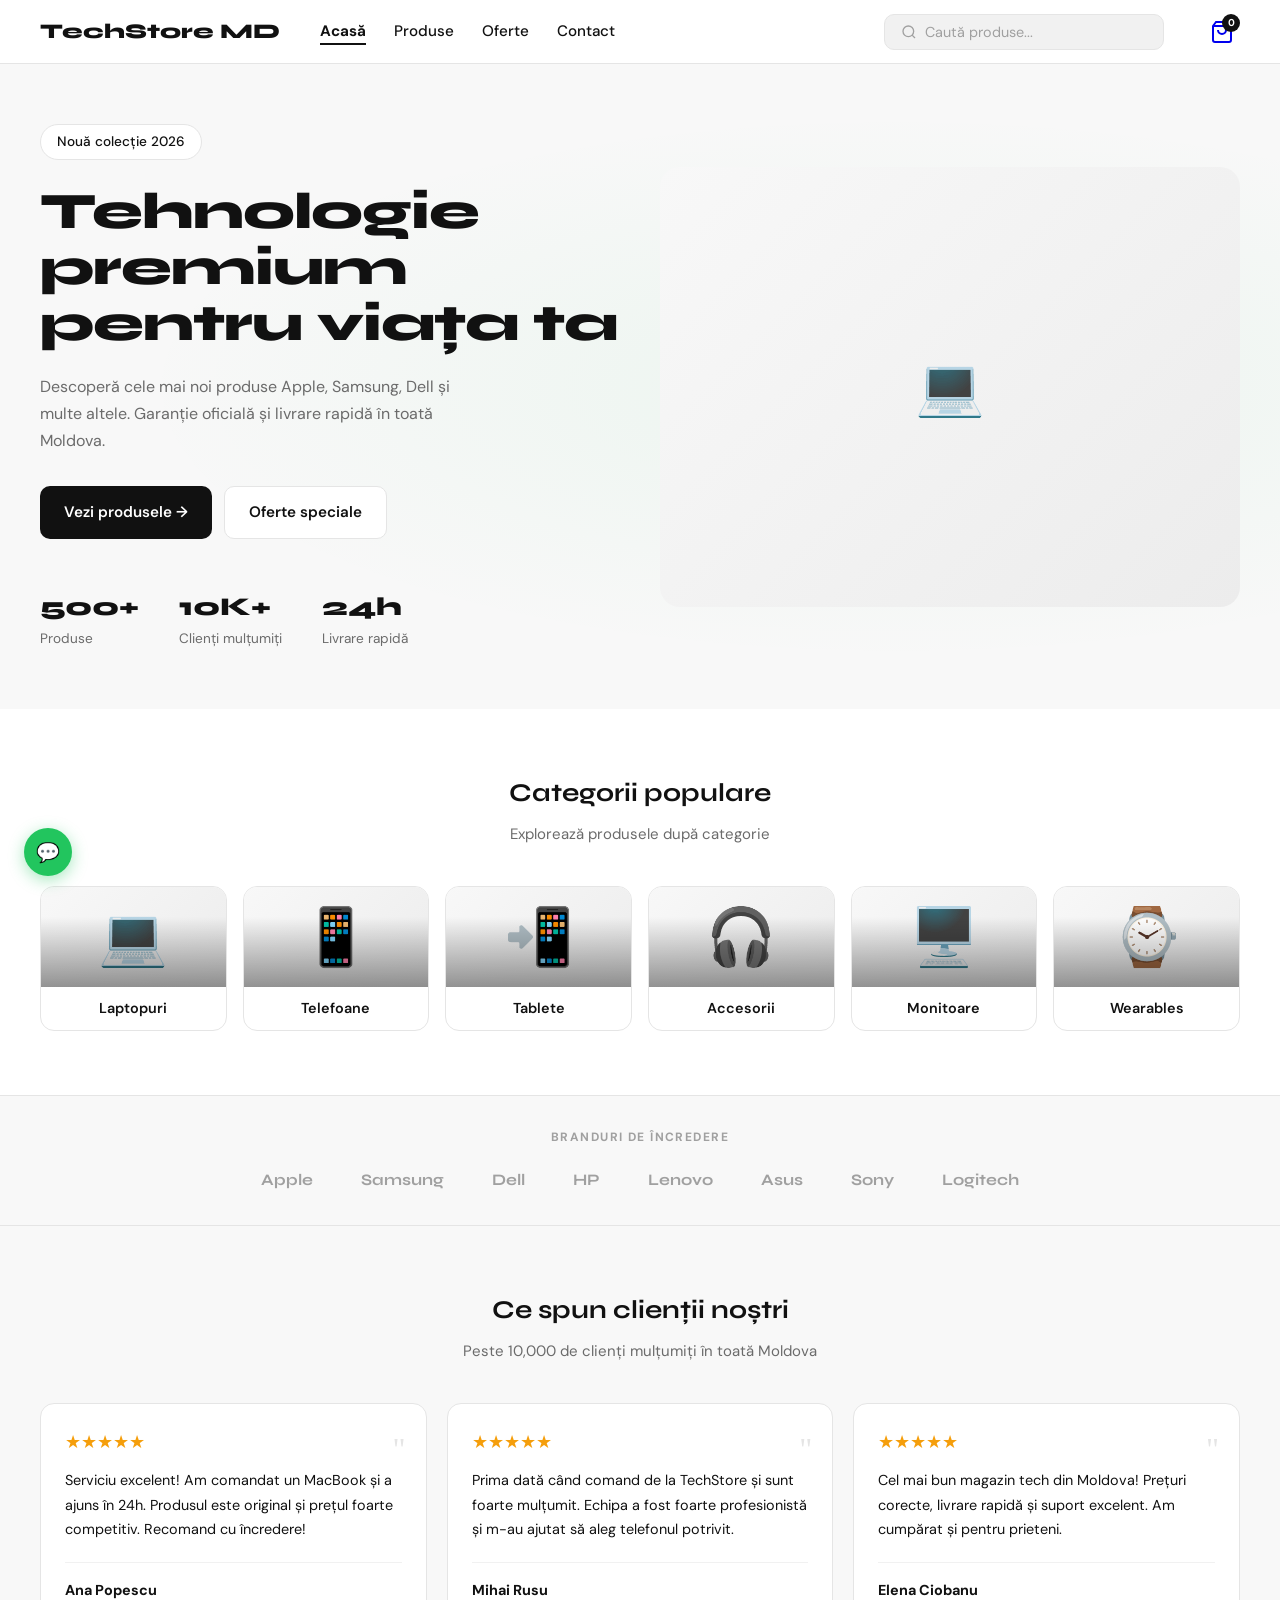
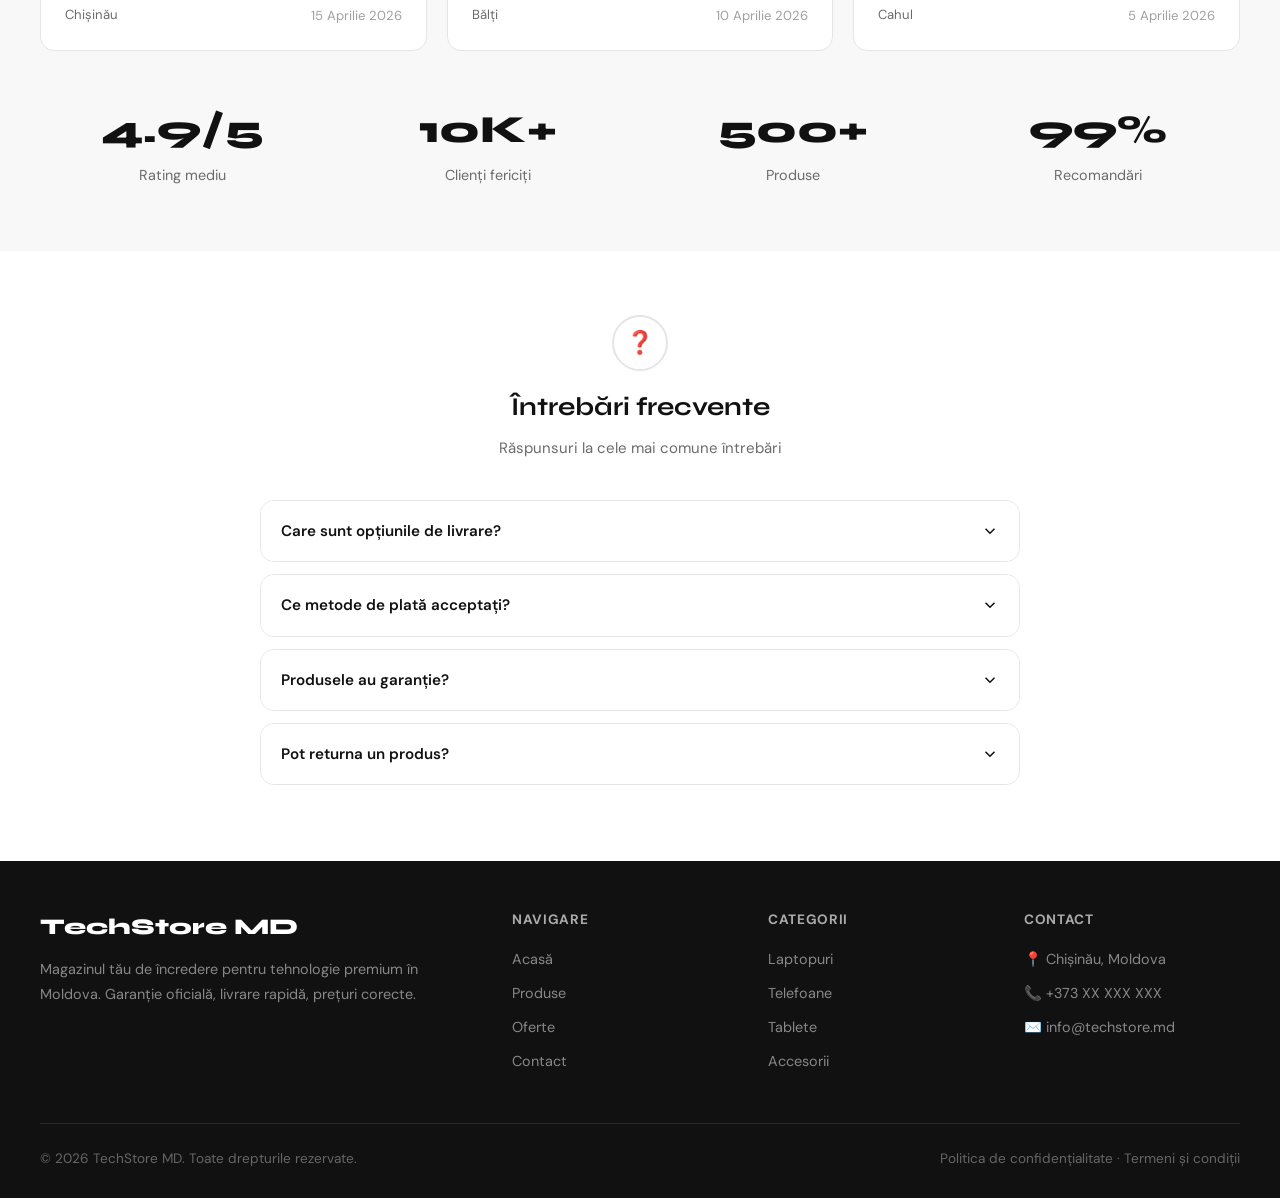
<file: techstore/index.html>
<!DOCTYPE html>
<html lang="ro">
<head>
<meta charset="UTF-8">
<meta name="viewport" content="width=device-width, initial-scale=1.0">
<title>TechStore MD – Tehnologie premium pentru viața ta</title>
<link href="https://fonts.googleapis.com/css2?family=Syne:wght@400;600;700;800&family=DM+Sans:ital,wght@0,300;0,400;0,500;0,600;1,400&display=swap" rel="stylesheet">
<link rel="stylesheet" href="css/style.css">
</head>
<body>

<nav>
  <a href="index.html" class="nav-logo">TechStore MD</a>
  <ul class="nav-links">
    <li><a href="index.html" class="active">Acasă</a></li>
    <li><a href="produse.html">Produse</a></li>
    <li><a href="oferte.html">Oferte</a></li>
    <li><a href="contact.html">Contact</a></li>
  </ul>
  <div class="nav-search">
    <svg width="16" height="16" fill="none" stroke="currentColor" stroke-width="2" viewBox="0 0 24 24"><circle cx="11" cy="11" r="8"/><path d="m21 21-4.35-4.35"/></svg>
    <input type="text" placeholder="Caută produse...">
  </div>
  <a href="cos.html" class="nav-cart">
    <svg fill="none" stroke="currentColor" stroke-width="2" viewBox="0 0 24 24"><path d="M6 2 3 6v14a2 2 0 0 0 2 2h14a2 2 0 0 0 2-2V6l-3-4z"/><line x1="3" y1="6" x2="21" y2="6"/><path d="M16 10a4 4 0 0 1-8 0"/></svg>
    <span class="cart-badge" id="cartBadge">0</span>
  </a>
</nav>

<section class="hero">
  <div class="hero-content">
    <div class="hero-badge">Nouă colecție 2026</div>
    <h1>Tehnologie premium pentru viața ta</h1>
    <p>Descoperă cele mai noi produse Apple, Samsung, Dell și multe altele. Garanție oficială și livrare rapidă în toată Moldova.</p>
    <div class="hero-btns">
      <a href="produse.html" class="btn-primary">Vezi produsele →</a>
      <a href="oferte.html" class="btn-outline">Oferte speciale</a>
    </div>
    <div class="hero-stats">
      <div>
        <div class="hero-stat-num">500+</div>
        <div class="hero-stat-label">Produse</div>
      </div>
      <div>
        <div class="hero-stat-num">10K+</div>
        <div class="hero-stat-label">Clienți mulțumiți</div>
      </div>
      <div>
        <div class="hero-stat-num">24h</div>
        <div class="hero-stat-label">Livrare rapidă</div>
      </div>
    </div>
  </div>
  <div class="hero-image">
    <img src="https://images.unsplash.com/photo-1517336714731-489689fd1ca8?w=800&q=80" alt="MacBook Pro" loading="eager"
         onerror="this.parentElement.innerHTML='<div class=\'product-icon-wrap\'>💻</div>'">
    <div class="hero-badge-float">
      <div class="hero-badge-icon">
        <svg width="18" height="18" fill="none" stroke="white" stroke-width="2.5" viewBox="0 0 24 24"><polyline points="20 6 9 17 4 12"/></svg>
      </div>
      <div>
        <strong>Produse originale</strong>
        <span>Garanție oficială</span>
      </div>
    </div>
  </div>
</section>

<section class="section">
  <div class="section-header">
    <h2>Categorii populare</h2>
    <p>Explorează produsele după categorie</p>
  </div>
  <div class="categories-grid">
    <a href="produse.html?cat=Laptopuri" class="category-card">
      <div class="category-card-img">
        <img src="https://images.unsplash.com/photo-1496181133206-80ce9b88a853?w=400&q=80" alt="Laptopuri" loading="lazy"
             onerror="this.parentElement.innerHTML='<div class=\'product-icon-wrap\'>💻</div>'">
      </div>
      <span>Laptopuri</span>
    </a>
    <a href="produse.html?cat=Telefoane" class="category-card">
      <div class="category-card-img">
        <img src="https://images.unsplash.com/photo-1592899677977-9c10002761d0?w=400&q=80" alt="Telefoane" loading="lazy"
             onerror="this.parentElement.innerHTML='<div class=\'product-icon-wrap\'>📱</div>'">
      </div>
      <span>Telefoane</span>
    </a>
    <a href="produse.html?cat=Tablete" class="category-card">
      <div class="category-card-img">
        <img src="https://images.unsplash.com/photo-1589739900266-43b2843f4c12?w=400&q=80" alt="Tablete" loading="lazy"
             onerror="this.parentElement.innerHTML='<div class=\'product-icon-wrap\'>📲</div>'">
      </div>
      <span>Tablete</span>
    </a>
    <a href="produse.html?cat=Accesorii" class="category-card">
      <div class="category-card-img">
        <img src="https://images.unsplash.com/photo-1484704849700-f032a568e944?w=400&q=80" alt="Accesorii" loading="lazy"
             onerror="this.parentElement.innerHTML='<div class=\'product-icon-wrap\'>🎧</div>'">
      </div>
      <span>Accesorii</span>
    </a>
    <a href="produse.html?cat=Monitoare" class="category-card">
      <div class="category-card-img">
        <img src="https://images.unsplash.com/photo-1547119957-637f8679db1e?w=400&q=80" alt="Monitoare" loading="lazy"
             onerror="this.parentElement.innerHTML='<div class=\'product-icon-wrap\'>🖥️</div>'">
      </div>
      <span>Monitoare</span>
    </a>
    <a href="produse.html?cat=Wearables" class="category-card">
      <div class="category-card-img">
        <img src="https://images.unsplash.com/photo-1544117519-31a4b719223d?w=400&q=80" alt="Wearables" loading="lazy"
             onerror="this.parentElement.innerHTML='<div class=\'product-icon-wrap\'>⌚</div>'">
      </div>
      <span>Wearables</span>
    </a>
  </div>
</section>

<div class="brands-section">
  <div class="brands-label">Branduri de încredere</div>
  <div class="brands-list">
    <span>Apple</span>
    <span>Samsung</span>
    <span>Dell</span>
    <span>HP</span>
    <span>Lenovo</span>
    <span>Asus</span>
    <span>Sony</span>
    <span>Logitech</span>
  </div>
</div>

<section class="reviews-section">
  <div class="section-header">
    <h2>Ce spun clienții noștri</h2>
    <p>Peste 10,000 de clienți mulțumiți în toată Moldova</p>
  </div>
  <div class="reviews-grid">
    <div class="review-card">
      <div class="review-stars">★★★★★</div>
      <div class="review-quote">"</div>
      <p class="review-text">Serviciu excelent! Am comandat un MacBook și a ajuns în 24h. Produsul este original și prețul foarte competitiv. Recomand cu încredere!</p>
      <div class="review-meta">
        <div class="review-author">
          <strong>Ana Popescu</strong>
          <span>Chișinău</span>
        </div>
        <span class="review-date">15 Aprilie 2026</span>
      </div>
    </div>
    <div class="review-card">
      <div class="review-stars">★★★★★</div>
      <div class="review-quote">"</div>
      <p class="review-text">Prima dată când comand de la TechStore și sunt foarte mulțumit. Echipa a fost foarte profesionistă și m-au ajutat să aleg telefonul potrivit.</p>
      <div class="review-meta">
        <div class="review-author">
          <strong>Mihai Rusu</strong>
          <span>Bălți</span>
        </div>
        <span class="review-date">10 Aprilie 2026</span>
      </div>
    </div>
    <div class="review-card">
      <div class="review-stars">★★★★★</div>
      <div class="review-quote">"</div>
      <p class="review-text">Cel mai bun magazin tech din Moldova! Prețuri corecte, livrare rapidă și suport excelent. Am cumpărat și pentru prieteni.</p>
      <div class="review-meta">
        <div class="review-author">
          <strong>Elena Ciobanu</strong>
          <span>Cahul</span>
        </div>
        <span class="review-date">5 Aprilie 2026</span>
      </div>
    </div>
  </div>
  <div class="stats-row">
    <div><div class="stat-num">4.9/5</div><div class="stat-label">Rating mediu</div></div>
    <div><div class="stat-num">10K+</div><div class="stat-label">Clienți fericiți</div></div>
    <div><div class="stat-num">500+</div><div class="stat-label">Produse</div></div>
    <div><div class="stat-num">99%</div><div class="stat-label">Recomandări</div></div>
  </div>
</section>

<section style="padding: 64px 40px;">
  <div style="max-width: 760px; margin: 0 auto;">
    <div class="faq-header">
      <div class="faq-icon">❓</div>
      <h2 style="font-family:'Syne',sans-serif;font-size:1.6rem;font-weight:700;margin-bottom:8px;">Întrebări frecvente</h2>
      <p style="color:var(--gray-600)">Răspunsuri la cele mai comune întrebări</p>
    </div>
    <div id="faqList">
      <div class="faq-item">
        <div class="faq-q" onclick="toggleFaq(this)">Care sunt opțiunile de livrare?<svg width="18" height="18" fill="none" stroke="currentColor" stroke-width="2" viewBox="0 0 24 24"><polyline points="6 9 12 15 18 9"/></svg></div>
        <div class="faq-a">Livrăm în toată Moldova în 24h prin curier rapid. Livrarea este gratuită pentru comenzi peste 3000 MDL. Poți ridica produsul și direct din showroom-ul nostru din Chișinău.</div>
      </div>
      <div class="faq-item">
        <div class="faq-q" onclick="toggleFaq(this)">Ce metode de plată acceptați?<svg width="18" height="18" fill="none" stroke="currentColor" stroke-width="2" viewBox="0 0 24 24"><polyline points="6 9 12 15 18 9"/></svg></div>
        <div class="faq-a">Acceptăm plata cu card bancar (Visa/Mastercard), numerar la livrare, transfer bancar și plata în rate prin Moldova Agroindbank și Victoriabank.</div>
      </div>
      <div class="faq-item">
        <div class="faq-q" onclick="toggleFaq(this)">Produsele au garanție?<svg width="18" height="18" fill="none" stroke="currentColor" stroke-width="2" viewBox="0 0 24 24"><polyline points="6 9 12 15 18 9"/></svg></div>
        <div class="faq-a">Da! Toate produsele noastre sunt originale și beneficiază de garanție oficială de la producător – 12 sau 24 de luni, în funcție de produs.</div>
      </div>
      <div class="faq-item">
        <div class="faq-q" onclick="toggleFaq(this)">Pot returna un produs?<svg width="18" height="18" fill="none" stroke="currentColor" stroke-width="2" viewBox="0 0 24 24"><polyline points="6 9 12 15 18 9"/></svg></div>
        <div class="faq-a">Da, acceptăm returnări în 14 zile de la livrare, dacă produsul este în stare originală și ambalajul este intact.</div>
      </div>
    </div>
  </div>
</section>

<footer>
  <div class="footer-grid">
    <div>
      <div class="footer-logo">TechStore MD</div>
      <p class="footer-desc">Magazinul tău de încredere pentru tehnologie premium în Moldova. Garanție oficială, livrare rapidă, prețuri corecte.</p>
    </div>
    <div class="footer-col">
      <h4>Navigare</h4>
      <ul>
        <li><a href="index.html">Acasă</a></li>
        <li><a href="produse.html">Produse</a></li>
        <li><a href="oferte.html">Oferte</a></li>
        <li><a href="contact.html">Contact</a></li>
      </ul>
    </div>
    <div class="footer-col">
      <h4>Categorii</h4>
      <ul>
        <li><a href="produse.html?cat=Laptopuri">Laptopuri</a></li>
        <li><a href="produse.html?cat=Telefoane">Telefoane</a></li>
        <li><a href="produse.html?cat=Tablete">Tablete</a></li>
        <li><a href="produse.html?cat=Accesorii">Accesorii</a></li>
      </ul>
    </div>
    <div class="footer-col">
      <h4>Contact</h4>
      <ul>
        <li><a href="contact.html">📍 Chișinău, Moldova</a></li>
        <li><a href="contact.html">📞 +373 XX XXX XXX</a></li>
        <li><a href="contact.html">✉️ info@techstore.md</a></li>
      </ul>
    </div>
  </div>
  <div class="footer-bottom">
    <span>© 2026 TechStore MD. Toate drepturile rezervate.</span>
    <span>Politica de confidențialitate · Termeni și condiții</span>
  </div>
</footer>

<button class="chat-btn" title="Chat support">💬</button>
<div class="toast" id="toast">✓ Produs adăugat în coș!</div>

<script src="js/main.js"></script>
</body>
</html>
</file>
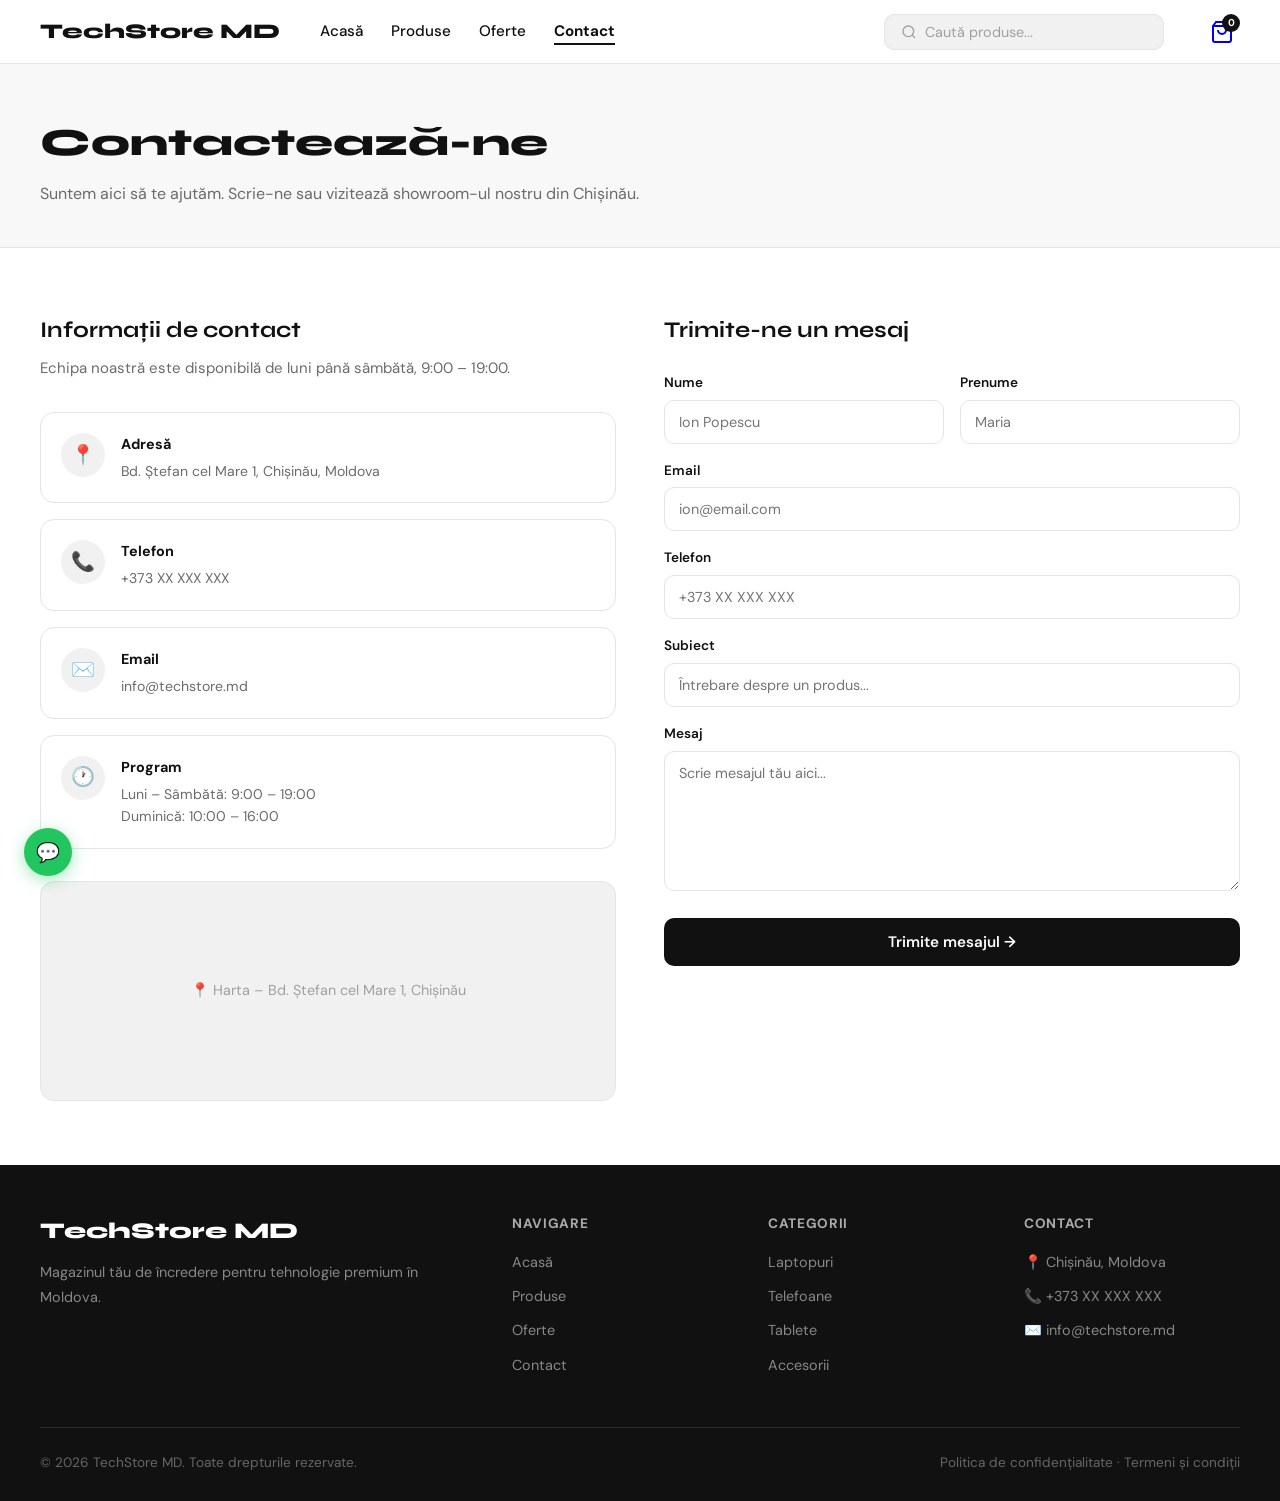
<file: techstore/contact.html>
<!DOCTYPE html>
<html lang="ro">
<head>
<meta charset="UTF-8">
<meta name="viewport" content="width=device-width, initial-scale=1.0">
<title>Contact – TechStore MD</title>
<link href="https://fonts.googleapis.com/css2?family=Syne:wght@400;600;700;800&family=DM+Sans:ital,wght@0,300;0,400;0,500;0,600;1,400&display=swap" rel="stylesheet">
<link rel="stylesheet" href="css/style.css">
</head>
<body>

<nav>
  <a href="index.html" class="nav-logo">TechStore MD</a>
  <ul class="nav-links">
    <li><a href="index.html">Acasă</a></li>
    <li><a href="produse.html">Produse</a></li>
    <li><a href="oferte.html">Oferte</a></li>
    <li><a href="contact.html" class="active">Contact</a></li>
  </ul>
  <div class="nav-search">
    <svg width="16" height="16" fill="none" stroke="currentColor" stroke-width="2" viewBox="0 0 24 24"><circle cx="11" cy="11" r="8"/><path d="m21 21-4.35-4.35"/></svg>
    <input type="text" placeholder="Caută produse...">
  </div>
  <a href="cos.html" class="nav-cart">
    <svg fill="none" stroke="currentColor" stroke-width="2" viewBox="0 0 24 24"><path d="M6 2 3 6v14a2 2 0 0 0 2 2h14a2 2 0 0 0 2-2V6l-3-4z"/><line x1="3" y1="6" x2="21" y2="6"/><path d="M16 10a4 4 0 0 1-8 0"/></svg>
    <span class="cart-badge" id="cartBadge">0</span>
  </a>
</nav>

<div class="page-hero">
  <h1>Contactează-ne</h1>
  <p>Suntem aici să te ajutăm. Scrie-ne sau vizitează showroom-ul nostru din Chișinău.</p>
</div>

<div class="contact-layout">
  <div class="contact-info">
    <h2>Informații de contact</h2>
    <p>Echipa noastră este disponibilă de luni până sâmbătă, 9:00 – 19:00.</p>

    <div class="contact-card">
      <div class="contact-card-icon">📍</div>
      <div>
        <div class="contact-card-title">Adresă</div>
        <div class="contact-card-value">Bd. Ștefan cel Mare 1, Chișinău, Moldova</div>
      </div>
    </div>
    <div class="contact-card">
      <div class="contact-card-icon">📞</div>
      <div>
        <div class="contact-card-title">Telefon</div>
        <div class="contact-card-value">+373 XX XXX XXX</div>
      </div>
    </div>
    <div class="contact-card">
      <div class="contact-card-icon">✉️</div>
      <div>
        <div class="contact-card-title">Email</div>
        <div class="contact-card-value">info@techstore.md</div>
      </div>
    </div>
    <div class="contact-card">
      <div class="contact-card-icon">🕐</div>
      <div>
        <div class="contact-card-title">Program</div>
        <div class="contact-card-value">Luni – Sâmbătă: 9:00 – 19:00<br>Duminică: 10:00 – 16:00</div>
      </div>
    </div>

    <div class="map-wrap">
      📍 Harta – Bd. Ștefan cel Mare 1, Chișinău
    </div>
  </div>

  <div class="contact-form-wrap">
    <h2>Trimite-ne un mesaj</h2>
    <div class="form-row">
      <div class="form-group">
        <label class="form-label">Nume</label>
        <input type="text" class="form-input" placeholder="Ion Popescu">
      </div>
      <div class="form-group">
        <label class="form-label">Prenume</label>
        <input type="text" class="form-input" placeholder="Maria">
      </div>
    </div>
    <div class="form-group">
      <label class="form-label">Email</label>
      <input type="email" class="form-input" placeholder="ion@email.com">
    </div>
    <div class="form-group">
      <label class="form-label">Telefon</label>
      <input type="tel" class="form-input" placeholder="+373 XX XXX XXX">
    </div>
    <div class="form-group">
      <label class="form-label">Subiect</label>
      <input type="text" class="form-input" placeholder="Întrebare despre un produs...">
    </div>
    <div class="form-group">
      <label class="form-label">Mesaj</label>
      <textarea class="form-textarea" placeholder="Scrie mesajul tău aici..."></textarea>
    </div>
    <button class="form-submit" onclick="submitForm(this)">Trimite mesajul →</button>
  </div>
</div>

<footer>
  <div class="footer-grid">
    <div>
      <div class="footer-logo">TechStore MD</div>
      <p class="footer-desc">Magazinul tău de încredere pentru tehnologie premium în Moldova.</p>
    </div>
    <div class="footer-col">
      <h4>Navigare</h4>
      <ul>
        <li><a href="index.html">Acasă</a></li>
        <li><a href="produse.html">Produse</a></li>
        <li><a href="oferte.html">Oferte</a></li>
        <li><a href="contact.html">Contact</a></li>
      </ul>
    </div>
    <div class="footer-col">
      <h4>Categorii</h4>
      <ul>
        <li><a href="produse.html?cat=Laptopuri">Laptopuri</a></li>
        <li><a href="produse.html?cat=Telefoane">Telefoane</a></li>
        <li><a href="produse.html?cat=Tablete">Tablete</a></li>
        <li><a href="produse.html?cat=Accesorii">Accesorii</a></li>
      </ul>
    </div>
    <div class="footer-col">
      <h4>Contact</h4>
      <ul>
        <li><a href="contact.html">📍 Chișinău, Moldova</a></li>
        <li><a href="contact.html">📞 +373 XX XXX XXX</a></li>
        <li><a href="contact.html">✉️ info@techstore.md</a></li>
      </ul>
    </div>
  </div>
  <div class="footer-bottom">
    <span>© 2026 TechStore MD. Toate drepturile rezervate.</span>
    <span>Politica de confidențialitate · Termeni și condiții</span>
  </div>
</footer>

<button class="chat-btn" title="Chat support">💬</button>
<div class="toast" id="toast">✓ Mesaj trimis cu succes!</div>

<script src="js/main.js"></script>
<script>
function submitForm(btn) {
  const t = document.getElementById('toast');
  t.textContent = '✓ Mesaj trimis cu succes!';
  t.classList.add('show');
  setTimeout(() => t.classList.remove('show'), 2500);
  btn.textContent = 'Mesaj trimis ✓';
  btn.disabled = true;
  btn.style.background = '#22c55e';
  setTimeout(() => {
    btn.textContent = 'Trimite mesajul →';
    btn.disabled = false;
    btn.style.background = '';
  }, 3000);
}
</script>
</body>
</html>
</file>
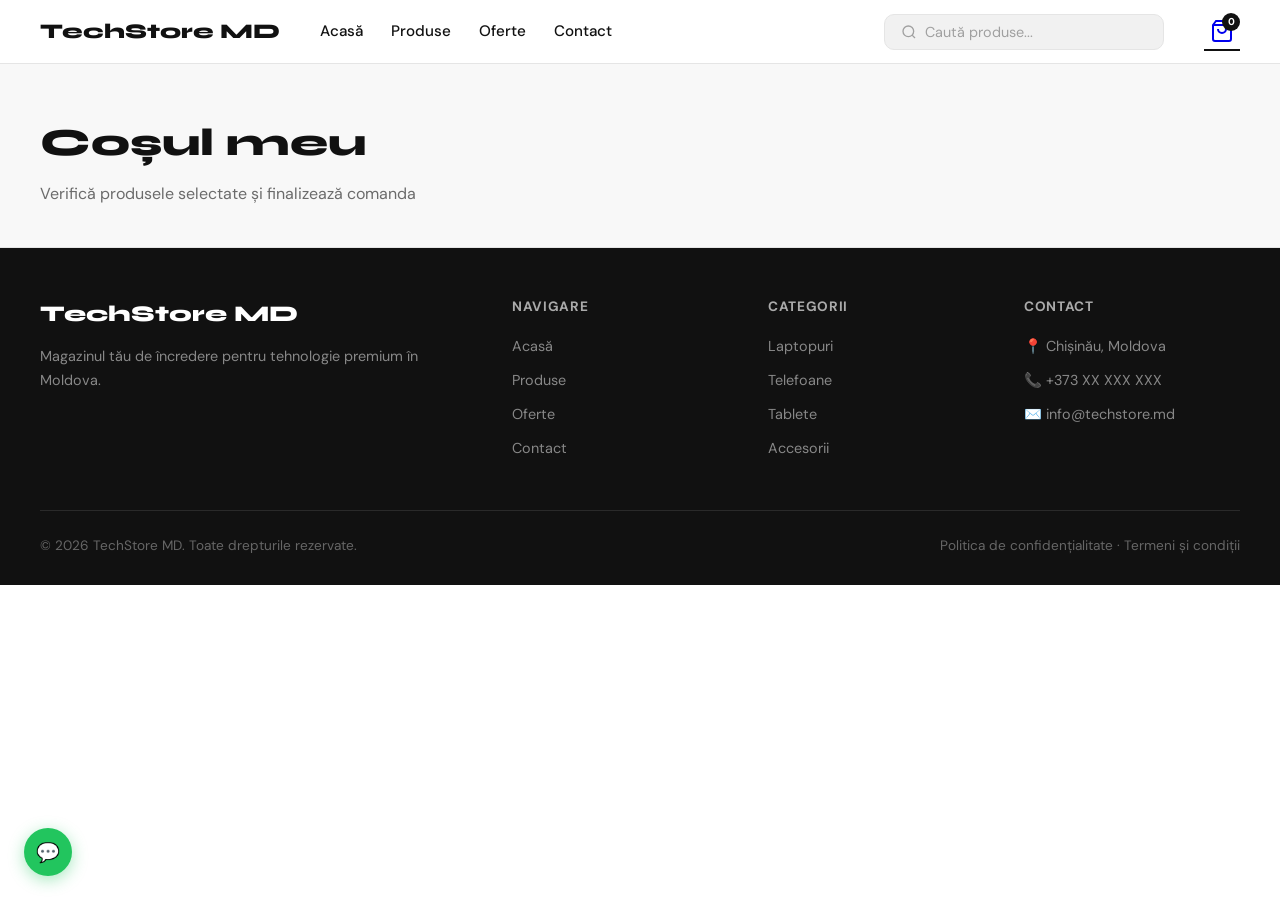
<file: techstore/cos.html>
<!DOCTYPE html>
<html lang="ro">
<head>
<meta charset="UTF-8">
<meta name="viewport" content="width=device-width, initial-scale=1.0">
<title>Coșul meu – TechStore MD</title>
<link href="https://fonts.googleapis.com/css2?family=Syne:wght@400;600;700;800&family=DM+Sans:ital,wght@0,300;0,400;0,500;0,600;1,400&display=swap" rel="stylesheet">
<link rel="stylesheet" href="css/style.css">
</head>
<body>

<nav>
  <a href="index.html" class="nav-logo">TechStore MD</a>
  <ul class="nav-links">
    <li><a href="index.html">Acasă</a></li>
    <li><a href="produse.html">Produse</a></li>
    <li><a href="oferte.html">Oferte</a></li>
    <li><a href="contact.html">Contact</a></li>
  </ul>
  <div class="nav-search">
    <svg width="16" height="16" fill="none" stroke="currentColor" stroke-width="2" viewBox="0 0 24 24"><circle cx="11" cy="11" r="8"/><path d="m21 21-4.35-4.35"/></svg>
    <input type="text" placeholder="Caută produse...">
  </div>
  <a href="cos.html" class="nav-cart" style="border-bottom:2px solid var(--black);">
    <svg fill="none" stroke="currentColor" stroke-width="2" viewBox="0 0 24 24"><path d="M6 2 3 6v14a2 2 0 0 0 2 2h14a2 2 0 0 0 2-2V6l-3-4z"/><line x1="3" y1="6" x2="21" y2="6"/><path d="M16 10a4 4 0 0 1-8 0"/></svg>
    <span class="cart-badge" id="cartBadge">0</span>
  </a>
</nav>

<div class="page-hero">
  <h1>Coșul meu</h1>
  <p>Verifică produsele selectate și finalizează comanda</p>
</div>

<div id="cartContainer"></div>

<div class="toast" id="toast">✓ Produs actualizat!</div>
<button class="chat-btn" title="Chat support">💬</button>

<footer>
  <div class="footer-grid">
    <div>
      <div class="footer-logo">TechStore MD</div>
      <p class="footer-desc">Magazinul tău de încredere pentru tehnologie premium în Moldova.</p>
    </div>
    <div class="footer-col">
      <h4>Navigare</h4>
      <ul>
        <li><a href="index.html">Acasă</a></li>
        <li><a href="produse.html">Produse</a></li>
        <li><a href="oferte.html">Oferte</a></li>
        <li><a href="contact.html">Contact</a></li>
      </ul>
    </div>
    <div class="footer-col">
      <h4>Categorii</h4>
      <ul>
        <li><a href="produse.html?cat=Laptopuri">Laptopuri</a></li>
        <li><a href="produse.html?cat=Telefoane">Telefoane</a></li>
        <li><a href="produse.html?cat=Tablete">Tablete</a></li>
        <li><a href="produse.html?cat=Accesorii">Accesorii</a></li>
      </ul>
    </div>
    <div class="footer-col">
      <h4>Contact</h4>
      <ul>
        <li><a href="contact.html">📍 Chișinău, Moldova</a></li>
        <li><a href="contact.html">📞 +373 XX XXX XXX</a></li>
        <li><a href="contact.html">✉️ info@techstore.md</a></li>
      </ul>
    </div>
  </div>
  <div class="footer-bottom">
    <span>© 2026 TechStore MD. Toate drepturile rezervate.</span>
    <span>Politica de confidențialitate · Termeni și condiții</span>
  </div>
</footer>

<script src="js/main.js"></script>
<script>
const products = [
  { id: 1, cat: 'Laptopuri', name: 'Laptop Dell XPS 15 – Intel Core i7, 16GB RAM, 512GB SSD', price: 28999, emoji: '💻', img: 'https://images.unsplash.com/photo-1593642632559-0c6d3fc62b89?w=500&q=80' },
  { id: 2, cat: 'Telefoane', name: 'iPhone 15 Pro Max 256GB – Titanium Natural', price: 24500, emoji: '📱', img: 'https://images.unsplash.com/photo-1632661674596-df8be070a5c5?w=500&q=80' },
  { id: 3, cat: 'Telefoane', name: 'Samsung Galaxy S24 Ultra 512GB', price: 22300, emoji: '📱', img: 'https://images.unsplash.com/photo-1598327105666-5b89351aff97?w=500&q=80' },
  { id: 4, cat: 'Laptopuri', name: 'MacBook Pro 14" M3 Pro – 18GB RAM, 1TB SSD', price: 45999, emoji: '💻', img: 'https://images.unsplash.com/photo-1517336714731-489689fd1ca8?w=500&q=80' },
  { id: 5, cat: 'Accesorii', name: 'Sony WH-1000XM5 – Căști wireless cu noise cancelling', price: 7899, emoji: '🎧', img: 'https://images.unsplash.com/photo-1484704849700-f032a568e944?w=500&q=80' },
  { id: 6, cat: 'Tablete', name: 'iPad Pro 12.9" M2 – 256GB Wi-Fi', price: 21999, emoji: '📲', img: 'https://images.unsplash.com/photo-1589739900266-43b2843f4c12?w=500&q=80' },
  { id: 7, cat: 'Accesorii', name: 'Logitech MX Master 3S – Mouse wireless', price: 1899, emoji: '🖱️', img: 'https://images.unsplash.com/photo-1527814050087-3793815479db?w=500&q=80' },
  { id: 8, cat: 'Monitoare', name: 'Samsung 27" Monitor 4K UHD – 144Hz', price: 8499, emoji: '🖥️', img: 'https://images.unsplash.com/photo-1547119957-637f8679db1e?w=500&q=80' },
  { id: 9, cat: 'Wearables', name: 'Apple Watch Series 9 – GPS + Cellular 45mm', price: 9899, emoji: '⌚', img: 'https://images.unsplash.com/photo-1544117519-31a4b719223d?w=500&q=80' },
  { id: 10, cat: 'Accesorii', name: 'Keychron K8 Pro – Tastatură mecanică wireless', price: 2199, emoji: '⌨️', img: 'https://images.unsplash.com/photo-1595225476474-87563907a212?w=500&q=80' },
  { id: 11, cat: 'Accesorii', name: 'AirPods Pro (2nd generation) cu USB-C', price: 5499, emoji: '🎧', img: 'https://images.unsplash.com/photo-1606741965509-717c3f54e4c5?w=500&q=80' },
  { id: 12, cat: 'Laptopuri', name: 'Asus ROG Strix Gaming Laptop – RTX 4070, 32GB RAM', price: 35999, emoji: '🎮', img: 'https://images.unsplash.com/photo-1496181133206-80ce9b88a853?w=500&q=80' },
];

function renderCart() {
  const container = document.getElementById('cartContainer');
  const cart = getCart();

  if (cart.length === 0) {
    container.innerHTML = `
      <div class="cos-empty">
        <div class="empty-icon">🛒</div>
        <h2>Coșul tău este gol</h2>
        <p>Adaugă produse din magazin pentru a începe cumpărăturile.</p>
        <a href="produse.html" class="btn-primary">Vezi produsele →</a>
      </div>
    `;
    return;
  }

  const subtotal = cart.reduce((sum, item) => {
    const p = products.find(x => x.id === item.id);
    return sum + (p ? p.price * item.qty : 0);
  }, 0);
  const livrare = subtotal >= 3000 ? 0 : 150;
  const total = subtotal + livrare;

  container.innerHTML = `
    <div class="cos-layout">
      <div class="cos-items">
        ${cart.map(item => {
          const p = products.find(x => x.id === item.id);
          if (!p) return '';
          return `
            <div class="cos-item" id="cos-item-${p.id}">
              <div class="cos-item-img">
                <img src="${p.img}" alt="${p.name}" onerror="this.style.display='none';this.parentElement.textContent='${p.emoji}'">
              </div>
              <div>
                <div class="cos-item-cat">${p.cat}</div>
                <div class="cos-item-name">${p.name}</div>
                <div class="cos-item-price">${(p.price * item.qty).toLocaleString('ro')} MDL</div>
              </div>
              <div class="cos-item-actions">
                <div class="cos-qty">
                  <button onclick="changeQty(${p.id}, -1)">−</button>
                  <span id="qty-${p.id}">${item.qty}</span>
                  <button onclick="changeQty(${p.id}, 1)">+</button>
                </div>
                <button class="cos-remove" onclick="removeItem(${p.id})" title="Șterge">✕</button>
              </div>
            </div>
          `;
        }).join('')}
      </div>
      <div class="cos-summary">
        <h3>Rezumatul comenzii</h3>
        <div class="cos-summary-row"><span>Subtotal</span><span>${subtotal.toLocaleString('ro')} MDL</span></div>
        <div class="cos-summary-row"><span>Livrare</span><span>${livrare === 0 ? 'Gratuită' : livrare + ' MDL'}</span></div>
        ${livrare > 0 ? `<div style="font-size:0.8rem;color:var(--gray-400);margin-bottom:8px;">Livrare gratuită pentru comenzi peste 3.000 MDL</div>` : ''}
        <div class="cos-summary-row total"><span>Total</span><span>${total.toLocaleString('ro')} MDL</span></div>
        <button class="cos-checkout" onclick="checkout()">Finalizează comanda →</button>
        <div style="text-align:center;margin-top:12px;">
          <a href="produse.html" style="font-size:0.85rem;color:var(--gray-600);text-decoration:none;">← Continuă cumpărăturile</a>
        </div>
      </div>
    </div>
  `;
}

function changeQty(id, delta) {
  const cart = getCart();
  const item = cart.find(i => i.id === id);
  if (!item) return;
  item.qty += delta;
  if (item.qty <= 0) {
    removeItem(id);
    return;
  }
  saveCart(cart);
  updateCartBadge();
  renderCart();
}

function removeItem(id) {
  const cart = getCart().filter(i => i.id !== id);
  saveCart(cart);
  updateCartBadge();
  renderCart();
}

function checkout() {
  const t = document.getElementById('toast');
  t.textContent = '✓ Comandă plasată cu succes!';
  t.classList.add('show');
  setTimeout(() => t.classList.remove('show'), 2500);
  saveCart([]);
  updateCartBadge();
  setTimeout(() => renderCart(), 2600);
}

document.addEventListener('DOMContentLoaded', () => {
  updateCartBadge();
  renderCart();
});
</script>
</body>
</html>
</file>
<file: techstore/css/style.css>
:root {
  --black: #111111;
  --white: #ffffff;
  --gray-50: #f8f8f8;
  --gray-100: #f1f1f1;
  --gray-200: #e5e5e5;
  --gray-400: #a0a0a0;
  --gray-600: #6b6b6b;
  --green: #22c55e;
  --green-dark: #16a34a;
  --red: #ef4444;
  --blue: #3b82f6;
  --orange: #f97316;
  --yellow: #f59e0b;
  --radius: 14px;
  --radius-sm: 8px;
  --shadow: 0 2px 16px rgba(0,0,0,0.08);
  --shadow-md: 0 4px 24px rgba(0,0,0,0.12);
}

* { box-sizing: border-box; margin: 0; padding: 0; }

body {
  font-family: 'DM Sans', sans-serif;
  color: var(--black);
  background: var(--white);
  font-size: 15px;
  line-height: 1.6;
}

nav {
  position: sticky; top: 0; z-index: 100;
  background: var(--white);
  border-bottom: 1px solid var(--gray-200);
  padding: 0 40px;
  display: flex; align-items: center; gap: 40px;
  height: 64px;
}
.nav-logo {
  font-family: 'Syne', sans-serif;
  font-weight: 800; font-size: 1.3rem;
  text-decoration: none; color: var(--black);
  white-space: nowrap;
}
.nav-links {
  display: flex; gap: 28px; list-style: none; flex: 1;
}
.nav-links a {
  text-decoration: none; color: var(--black);
  font-size: 0.95rem; font-weight: 500;
  transition: color 0.2s;
}
.nav-links a:hover { color: var(--gray-600); }
.nav-links a.active { color: var(--black); font-weight: 700; border-bottom: 2px solid var(--black); padding-bottom: 2px; }
.nav-search {
  display: flex; align-items: center; gap: 8px;
  background: var(--gray-100); border-radius: 10px;
  padding: 8px 16px; flex: 0 0 280px;
  border: 1px solid var(--gray-200);
  transition: border-color 0.2s;
}
.nav-search:focus-within { border-color: var(--black); }
.nav-search input {
  border: none; background: none; outline: none;
  font-family: 'DM Sans', sans-serif;
  font-size: 0.9rem; color: var(--black); width: 100%;
}
.nav-search input::placeholder { color: var(--gray-400); }
.nav-search svg { color: var(--gray-400); flex-shrink: 0; }
.nav-cart {
  background: none; border: none; cursor: pointer;
  position: relative; padding: 6px;
  text-decoration: none;
  display: flex; align-items: center;
}
.nav-cart svg { width: 24px; height: 24px; }
.cart-badge {
  position: absolute; top: 0; right: 0;
  background: var(--black); color: var(--white);
  font-size: 10px; font-weight: 700;
  width: 18px; height: 18px;
  border-radius: 50%; display: flex; align-items: center; justify-content: center;
}

.hero {
  display: grid; grid-template-columns: 1fr 1fr;
  min-height: 560px; padding: 60px 40px;
  gap: 40px; align-items: center;
  background: var(--gray-50);
  position: relative; overflow: hidden;
}
.hero::before {
  content: ''; position: absolute;
  inset: 0; background: radial-gradient(ellipse at 70% 50%, rgba(34,197,94,0.06) 0%, transparent 60%);
}
.hero-content { position: relative; z-index: 1; }
.hero-badge {
  display: inline-block;
  background: var(--white); border: 1px solid var(--gray-200);
  border-radius: 100px; padding: 6px 16px;
  font-size: 0.85rem; font-weight: 500;
  margin-bottom: 24px;
}
.hero h1 {
  font-family: 'Syne', sans-serif;
  font-size: clamp(2.4rem, 4vw, 3.2rem);
  font-weight: 800; line-height: 1.1;
  letter-spacing: -0.02em;
  margin-bottom: 20px;
}
.hero p {
  color: var(--gray-600); font-size: 1rem;
  line-height: 1.7; margin-bottom: 32px;
  max-width: 440px;
}
.hero-btns { display: flex; gap: 12px; flex-wrap: wrap; margin-bottom: 48px; }
.btn-primary {
  background: var(--black); color: var(--white);
  border: none; border-radius: 10px;
  padding: 13px 24px; font-family: 'DM Sans', sans-serif;
  font-size: 0.95rem; font-weight: 600;
  cursor: pointer; text-decoration: none;
  display: inline-flex; align-items: center; gap: 8px;
  transition: background 0.2s, transform 0.15s;
}
.btn-primary:hover { background: #333; transform: translateY(-1px); }
.btn-outline {
  background: var(--white); color: var(--black);
  border: 1.5px solid var(--gray-200); border-radius: 10px;
  padding: 13px 24px; font-family: 'DM Sans', sans-serif;
  font-size: 0.95rem; font-weight: 600;
  cursor: pointer; text-decoration: none;
  display: inline-flex; align-items: center;
  transition: border-color 0.2s, transform 0.15s;
}
.btn-outline:hover { border-color: var(--black); transform: translateY(-1px); }
.hero-stats { display: flex; gap: 40px; }
.hero-stat-num {
  font-family: 'Syne', sans-serif;
  font-size: 1.6rem; font-weight: 800;
}
.hero-stat-label { font-size: 0.85rem; color: var(--gray-600); }
.hero-image {
  position: relative; border-radius: 20px; overflow: hidden;
  height: 440px;
}
.hero-image img {
  width: 100%; height: 100%; object-fit: cover;
}
.hero-badge-float {
  position: absolute; bottom: 20px; right: 20px;
  background: var(--white); border-radius: 12px;
  padding: 12px 16px; display: flex; align-items: center; gap: 12px;
  box-shadow: var(--shadow-md);
}
.hero-badge-icon {
  width: 36px; height: 36px; border-radius: 50%;
  background: var(--green); display: flex; align-items: center; justify-content: center;
  color: white;
}
.hero-badge-float strong { display: block; font-size: 0.9rem; font-weight: 700; }
.hero-badge-float span { font-size: 0.8rem; color: var(--gray-600); }

.section { padding: 64px 40px; }
.section-header { text-align: center; margin-bottom: 40px; }
.section-header h2 {
  font-family: 'Syne', sans-serif;
  font-size: 1.6rem; font-weight: 700; margin-bottom: 8px;
}
.section-header p { color: var(--gray-600); }

.categories-grid {
  display: grid;
  grid-template-columns: repeat(6, 1fr);
  gap: 16px;
}
.category-card {
  border: 1.5px solid var(--gray-200); border-radius: var(--radius);
  overflow: hidden; cursor: pointer;
  transition: all 0.2s;
  text-decoration: none; color: var(--black);
  display: flex; flex-direction: column; align-items: center;
  position: relative;
}
.category-card:hover { border-color: var(--black); transform: translateY(-2px); box-shadow: var(--shadow); }
.category-card-img {
  width: 100%; height: 100px; overflow: hidden;
  position: relative;
}
.category-card-img img {
  width: 100%; height: 100%; object-fit: cover;
  transition: transform 0.3s;
}
.category-card:hover .category-card-img img { transform: scale(1.05); }
.category-card-img::after {
  content: ''; position: absolute; inset: 0;
  background: linear-gradient(to bottom, transparent 30%, rgba(0,0,0,0.4));
}
.category-card span {
  font-size: 0.9rem; font-weight: 600;
  padding: 10px 8px; text-align: center;
}

.img-placeholder {
  width: 100%; height: 100%;
  background: linear-gradient(135deg, #f1f1f1 0%, #e5e5e5 100%);
  display: flex; align-items: center; justify-content: center;
  font-size: 2.5rem;
}

.brands-section {
  background: var(--gray-50);
  border-top: 1px solid var(--gray-200);
  border-bottom: 1px solid var(--gray-200);
  padding: 32px 40px; text-align: center;
}
.brands-label {
  font-size: 0.75rem; font-weight: 700; letter-spacing: 0.12em;
  color: var(--gray-400); text-transform: uppercase; margin-bottom: 20px;
}
.brands-list {
  display: flex; justify-content: center; gap: 48px; flex-wrap: wrap;
  align-items: center;
}
.brands-list span {
  font-family: 'Syne', sans-serif;
  font-size: 1rem; font-weight: 700;
  color: var(--gray-400); cursor: pointer;
  transition: color 0.2s;
}
.brands-list span:hover { color: var(--black); }

.offers-header {
  display: flex; align-items: center; gap: 10px; margin-bottom: 8px;
}
.offers-header h2 {
  font-family: 'Syne', sans-serif; font-size: 1.4rem; font-weight: 700;
}
.offers-sub { color: var(--gray-600); margin-bottom: 28px; }
.offers-grid { display: grid; grid-template-columns: repeat(3, 1fr); gap: 20px; }
.offer-card {
  border: 1.5px solid var(--gray-200); border-radius: var(--radius);
  overflow: hidden; cursor: pointer;
  transition: box-shadow 0.2s, transform 0.2s;
}
.offer-card:hover { box-shadow: var(--shadow-md); transform: translateY(-2px); }
.offer-img {
  height: 200px; background: var(--gray-100);
  position: relative; overflow: hidden;
}
.offer-img img {
  width: 100%; height: 100%; object-fit: cover;
  transition: transform 0.4s;
}
.offer-card:hover .offer-img img { transform: scale(1.04); }
.offer-badge {
  position: absolute; top: 12px; right: 12px;
  border-radius: 100px; padding: 4px 12px;
  font-size: 0.8rem; font-weight: 700; color: white;
  z-index: 2;
}
.badge-red { background: var(--red); }
.badge-blue { background: var(--blue); }
.badge-green { background: var(--green); }
.offer-body { padding: 18px; }
.offer-body h3 { font-weight: 700; font-size: 1rem; margin-bottom: 6px; }
.offer-body p { color: var(--gray-600); font-size: 0.88rem; margin-bottom: 12px; }
.offer-footer {
  display: flex; justify-content: space-between; align-items: center;
  font-size: 0.85rem; color: var(--gray-600);
}
.offer-footer a {
  color: var(--black); font-weight: 600; text-decoration: none;
  transition: text-decoration 0.1s;
}
.offer-footer a:hover { text-decoration: underline; }

.products-section { padding: 64px 40px; }
.products-header { margin-bottom: 32px; }
.products-header h2 {
  font-family: 'Syne', sans-serif; font-size: 1.5rem; font-weight: 700;
}
.products-header p { color: var(--gray-600); }
.products-layout { display: grid; grid-template-columns: 220px 1fr; gap: 32px; }

.filters-panel {
  border: 1.5px solid var(--gray-200); border-radius: var(--radius);
  padding: 24px; height: fit-content;
  position: sticky; top: 80px;
}
.filters-title {
  display: flex; align-items: center; gap: 8px;
  font-weight: 700; font-size: 0.95rem; margin-bottom: 20px;
}
.filters-group { margin-bottom: 24px; }
.filters-group-label {
  font-size: 0.85rem; font-weight: 600; color: var(--gray-600);
  margin-bottom: 12px;
}
.filter-option {
  display: flex; align-items: center; gap: 10px;
  margin-bottom: 10px; cursor: pointer;
  font-size: 0.9rem;
}
.filter-option input[type="radio"] {
  accent-color: var(--black);
  width: 16px; height: 16px; cursor: pointer;
}
.price-inputs { display: flex; gap: 8px; align-items: center; }
.price-input {
  border: 1.5px solid var(--gray-200); border-radius: 8px;
  padding: 8px 10px; font-family: 'DM Sans', sans-serif;
  font-size: 0.88rem; width: 100%; outline: none;
  transition: border-color 0.2s;
}
.price-input:focus { border-color: var(--black); }
.price-sep { color: var(--gray-400); font-size: 0.85rem; }
.reset-btn {
  background: none; border: none; cursor: pointer;
  font-family: 'DM Sans', sans-serif;
  font-size: 0.88rem; color: var(--gray-600);
  margin-top: 12px; padding: 0; text-decoration: underline;
}
.reset-btn:hover { color: var(--black); }

.products-count { color: var(--gray-600); font-size: 0.9rem; margin-bottom: 20px; }
.products-grid { display: grid; grid-template-columns: repeat(3, 1fr); gap: 20px; }
.product-card {
  border: 1.5px solid var(--gray-200); border-radius: var(--radius);
  overflow: hidden; cursor: pointer;
  transition: box-shadow 0.2s, transform 0.2s;
}
.product-card:hover { box-shadow: var(--shadow-md); transform: translateY(-2px); }
.product-img {
  height: 180px; position: relative; overflow: hidden;
  background: var(--gray-100);
  display: flex; align-items: center; justify-content: center;
}
.product-img img {
  width: 100%; height: 100%; object-fit: cover;
  transition: transform 0.4s;
}
.product-card:hover .product-img img { transform: scale(1.04); }
.out-of-stock-overlay {
  position: absolute; inset: 0;
  background: rgba(0,0,0,0.5);
  display: flex; align-items: center; justify-content: center;
  z-index: 2;
}
.out-of-stock-overlay span {
  background: var(--red); color: white;
  padding: 6px 14px; border-radius: 100px;
  font-size: 0.82rem; font-weight: 700;
}
.product-body { padding: 16px; }
.product-cat { font-size: 0.78rem; color: var(--gray-400); margin-bottom: 6px; text-transform: capitalize; }
.product-name { font-weight: 600; font-size: 0.92rem; margin-bottom: 8px; line-height: 1.4; }
.product-rating {
  display: flex; align-items: center; gap: 6px;
  font-size: 0.83rem; color: var(--gray-600); margin-bottom: 12px;
}
.stars { color: var(--yellow); }
.product-footer {
  display: flex; align-items: center; justify-content: space-between;
}
.product-price {
  font-family: 'Syne', sans-serif;
  font-weight: 700; font-size: 1rem;
}
.btn-add {
  background: var(--black); color: var(--white);
  border: none; border-radius: 8px;
  padding: 8px 16px; font-family: 'DM Sans', sans-serif;
  font-size: 0.83rem; font-weight: 600;
  cursor: pointer; display: flex; align-items: center; gap: 6px;
  transition: background 0.2s;
}
.btn-add:hover { background: #333; }
.btn-add:disabled {
  background: var(--gray-200); color: var(--gray-400); cursor: not-allowed;
}

.reviews-section { padding: 64px 40px; background: var(--gray-50); }
.reviews-grid { display: grid; grid-template-columns: repeat(3, 1fr); gap: 20px; margin-bottom: 48px; }
.review-card {
  background: var(--white); border-radius: var(--radius);
  border: 1.5px solid var(--gray-200);
  padding: 24px; position: relative;
}
.review-stars { color: var(--yellow); font-size: 1.1rem; margin-bottom: 12px; }
.review-quote {
  position: absolute; top: 20px; right: 20px;
  font-size: 2rem; color: var(--gray-200);
  font-family: Georgia, serif;
}
.review-text { font-size: 0.9rem; line-height: 1.7; margin-bottom: 20px; }
.review-meta { border-top: 1px solid var(--gray-100); padding-top: 16px; display: flex; justify-content: space-between; align-items: flex-end; }
.review-author strong { display: block; font-weight: 700; font-size: 0.9rem; }
.review-author span { font-size: 0.82rem; color: var(--gray-600); }
.review-date { font-size: 0.82rem; color: var(--gray-400); }

.stats-row {
  display: grid; grid-template-columns: repeat(4, 1fr);
  gap: 20px; text-align: center;
}
.stat-num {
  font-family: 'Syne', sans-serif;
  font-size: 2.4rem; font-weight: 800; margin-bottom: 4px;
}
.stat-label { color: var(--gray-600); font-size: 0.9rem; }

.faq-section { padding: 64px 40px; max-width: 760px; margin: 0 auto; }
.faq-header { text-align: center; margin-bottom: 40px; }
.faq-icon {
  width: 56px; height: 56px; border-radius: 50%;
  border: 2px solid var(--gray-200);
  display: flex; align-items: center; justify-content: center;
  font-size: 1.4rem; margin: 0 auto 16px;
}
.faq-item {
  border: 1.5px solid var(--gray-200); border-radius: var(--radius);
  margin-bottom: 12px; overflow: hidden;
  transition: border-color 0.2s;
}
.faq-item.open { border-color: var(--black); }
.faq-q {
  display: flex; justify-content: space-between; align-items: center;
  padding: 18px 20px; cursor: pointer;
  font-weight: 600; font-size: 0.95rem;
  background: var(--white);
  user-select: none;
}
.faq-q svg { flex-shrink: 0; transition: transform 0.3s; }
.faq-item.open .faq-q svg { transform: rotate(180deg); }
.faq-a {
  max-height: 0; overflow: hidden;
  transition: max-height 0.35s ease, padding 0.2s;
  padding: 0 20px;
  font-size: 0.9rem; color: var(--gray-600); line-height: 1.7;
  background: var(--white);
}
.faq-item.open .faq-a {
  max-height: 200px; padding: 0 20px 18px;
}

footer {
  background: var(--black); color: var(--white);
  padding: 48px 40px 28px;
}
.footer-grid {
  display: grid; grid-template-columns: 2fr 1fr 1fr 1fr;
  gap: 40px; margin-bottom: 40px;
}
.footer-logo {
  font-family: 'Syne', sans-serif;
  font-size: 1.4rem; font-weight: 800; margin-bottom: 12px;
}
.footer-desc { color: #888; font-size: 0.9rem; line-height: 1.7; }
.footer-col h4 { font-size: 0.85rem; font-weight: 700; margin-bottom: 16px; color: #aaa; letter-spacing: 0.05em; text-transform: uppercase; }
.footer-col ul { list-style: none; }
.footer-col li { margin-bottom: 10px; }
.footer-col a { color: #888; text-decoration: none; font-size: 0.9rem; transition: color 0.2s; }
.footer-col a:hover { color: var(--white); }
.footer-bottom {
  border-top: 1px solid #2a2a2a; padding-top: 24px;
  display: flex; justify-content: space-between; align-items: center;
  color: #666; font-size: 0.85rem;
}

.chat-btn {
  position: fixed; bottom: 24px; left: 24px; z-index: 200;
  width: 48px; height: 48px; border-radius: 50%;
  background: var(--green); color: white; border: none;
  cursor: pointer; display: flex; align-items: center; justify-content: center;
  box-shadow: 0 4px 16px rgba(34,197,94,0.4);
  transition: transform 0.2s;
  font-size: 1.2rem;
}
.chat-btn:hover { transform: scale(1.1); }

.toast {
  position: fixed; bottom: 32px; right: 32px; z-index: 300;
  background: var(--black); color: white;
  padding: 14px 20px; border-radius: 12px;
  font-size: 0.9rem; font-weight: 500;
  opacity: 0; transform: translateY(16px);
  transition: all 0.3s;
  pointer-events: none;
}
.toast.show { opacity: 1; transform: translateY(0); }

.product-icon-wrap {
  width: 100%; height: 100%;
  display: flex; align-items: center; justify-content: center;
  background: linear-gradient(135deg, #f8f8f8 0%, #ececec 100%);
  font-size: 3.5rem;
}

.page-hero {
  background: var(--gray-50);
  border-bottom: 1px solid var(--gray-200);
  padding: 48px 40px 40px;
}
.page-hero h1 {
  font-family: 'Syne', sans-serif;
  font-size: clamp(1.8rem, 3vw, 2.4rem);
  font-weight: 800; margin-bottom: 8px;
}
.page-hero p { color: var(--gray-600); font-size: 1rem; }

.cos-empty {
  text-align: center; padding: 80px 40px;
}
.cos-empty .empty-icon { font-size: 4rem; margin-bottom: 16px; }
.cos-empty h2 {
  font-family: 'Syne', sans-serif; font-size: 1.4rem; font-weight: 700;
  margin-bottom: 8px;
}
.cos-empty p { color: var(--gray-600); margin-bottom: 24px; }

.cos-layout {
  display: grid; grid-template-columns: 1fr 340px;
  gap: 32px; padding: 48px 40px;
  align-items: start;
}
.cos-items { display: flex; flex-direction: column; gap: 16px; }
.cos-item {
  display: grid; grid-template-columns: 80px 1fr auto;
  gap: 16px; align-items: center;
  border: 1.5px solid var(--gray-200); border-radius: var(--radius);
  padding: 16px;
}
.cos-item-img {
  width: 80px; height: 80px; border-radius: 10px;
  background: var(--gray-100); overflow: hidden;
  display: flex; align-items: center; justify-content: center;
  font-size: 2rem;
}
.cos-item-img img { width: 100%; height: 100%; object-fit: cover; }
.cos-item-name { font-weight: 600; font-size: 0.92rem; margin-bottom: 4px; line-height: 1.4; }
.cos-item-cat { font-size: 0.78rem; color: var(--gray-400); margin-bottom: 8px; }
.cos-item-price {
  font-family: 'Syne', sans-serif; font-weight: 700; font-size: 1rem;
}
.cos-qty {
  display: flex; align-items: center; gap: 8px;
}
.cos-qty button {
  width: 28px; height: 28px; border-radius: 50%;
  border: 1.5px solid var(--gray-200);
  background: var(--white); cursor: pointer;
  font-size: 1rem; display: flex; align-items: center; justify-content: center;
  transition: border-color 0.2s;
}
.cos-qty button:hover { border-color: var(--black); }
.cos-qty span { font-weight: 600; min-width: 20px; text-align: center; }
.cos-remove {
  background: none; border: none; cursor: pointer;
  color: var(--gray-400); font-size: 1.2rem;
  padding: 4px; transition: color 0.2s;
}
.cos-remove:hover { color: var(--red); }
.cos-item-actions {
  display: flex; flex-direction: column; align-items: flex-end; gap: 8px;
}
.cos-summary {
  border: 1.5px solid var(--gray-200); border-radius: var(--radius);
  padding: 24px; position: sticky; top: 80px;
}
.cos-summary h3 {
  font-family: 'Syne', sans-serif; font-weight: 700; font-size: 1.1rem;
  margin-bottom: 20px;
}
.cos-summary-row {
  display: flex; justify-content: space-between;
  font-size: 0.9rem; margin-bottom: 12px; color: var(--gray-600);
}
.cos-summary-row.total {
  border-top: 1px solid var(--gray-200); padding-top: 12px; margin-top: 4px;
  font-weight: 700; font-size: 1rem; color: var(--black);
}
.cos-checkout {
  width: 100%; margin-top: 16px;
  background: var(--black); color: var(--white);
  border: none; border-radius: 10px;
  padding: 14px; font-family: 'DM Sans', sans-serif;
  font-size: 0.95rem; font-weight: 600;
  cursor: pointer; transition: background 0.2s;
}
.cos-checkout:hover { background: #333; }

.contact-layout {
  display: grid; grid-template-columns: 1fr 1fr;
  gap: 48px; padding: 64px 40px;
  align-items: start;
}
.contact-info h2 {
  font-family: 'Syne', sans-serif; font-size: 1.4rem; font-weight: 700;
  margin-bottom: 8px;
}
.contact-info p { color: var(--gray-600); margin-bottom: 32px; }
.contact-card {
  display: flex; gap: 16px; align-items: flex-start;
  padding: 20px; border: 1.5px solid var(--gray-200);
  border-radius: var(--radius); margin-bottom: 16px;
  transition: border-color 0.2s;
}
.contact-card:hover { border-color: var(--black); }
.contact-card-icon {
  width: 44px; height: 44px; border-radius: 50%;
  background: var(--gray-100);
  display: flex; align-items: center; justify-content: center;
  font-size: 1.2rem; flex-shrink: 0;
}
.contact-card-title { font-weight: 700; font-size: 0.9rem; margin-bottom: 4px; }
.contact-card-value { color: var(--gray-600); font-size: 0.88rem; }
.contact-form-wrap h2 {
  font-family: 'Syne', sans-serif; font-size: 1.4rem; font-weight: 700;
  margin-bottom: 24px;
}
.form-group { margin-bottom: 16px; }
.form-label {
  display: block; font-size: 0.85rem; font-weight: 600;
  margin-bottom: 6px;
}
.form-input, .form-textarea {
  width: 100%; border: 1.5px solid var(--gray-200);
  border-radius: 10px; padding: 12px 14px;
  font-family: 'DM Sans', sans-serif; font-size: 0.9rem;
  outline: none; transition: border-color 0.2s;
  color: var(--black); background: var(--white);
}
.form-input:focus, .form-textarea:focus { border-color: var(--black); }
.form-textarea { resize: vertical; min-height: 140px; }
.form-row { display: grid; grid-template-columns: 1fr 1fr; gap: 16px; }
.form-submit {
  width: 100%; margin-top: 4px;
  background: var(--black); color: var(--white);
  border: none; border-radius: 10px;
  padding: 14px; font-family: 'DM Sans', sans-serif;
  font-size: 0.95rem; font-weight: 600;
  cursor: pointer; transition: background 0.2s;
}
.form-submit:hover { background: #333; }
.map-wrap {
  border-radius: var(--radius); overflow: hidden;
  border: 1.5px solid var(--gray-200); margin-top: 32px;
  background: var(--gray-100); height: 220px;
  display: flex; align-items: center; justify-content: center;
  color: var(--gray-400); font-size: 0.9rem;
}

@media (max-width: 1024px) {
  .categories-grid { grid-template-columns: repeat(3, 1fr); }
  .products-grid { grid-template-columns: repeat(2, 1fr); }
  .products-layout { grid-template-columns: 1fr; }
  .filters-panel { position: static; }
  .footer-grid { grid-template-columns: 1fr 1fr; }
  .cos-layout { grid-template-columns: 1fr; }
  .contact-layout { grid-template-columns: 1fr; }
}
@media (max-width: 768px) {
  nav { padding: 0 20px; gap: 16px; }
  .nav-search { display: none; }
  .hero { grid-template-columns: 1fr; padding: 40px 20px; }
  .hero-image { height: 260px; }
  .section { padding: 48px 20px; }
  .categories-grid { grid-template-columns: repeat(2, 1fr); }
  .offers-grid, .reviews-grid { grid-template-columns: 1fr; }
  .products-grid { grid-template-columns: 1fr; }
  .stats-row { grid-template-columns: repeat(2, 1fr); }
  .footer-grid { grid-template-columns: 1fr; }
  .footer-bottom { flex-direction: column; gap: 8px; text-align: center; }
  .cos-item { grid-template-columns: 60px 1fr; }
  .cos-item-actions { grid-column: 1 / -1; flex-direction: row; justify-content: space-between; align-items: center; }
  .page-hero { padding: 32px 20px; }
  .cos-layout, .contact-layout { padding: 32px 20px; }
  .form-row { grid-template-columns: 1fr; }
}
</file>
